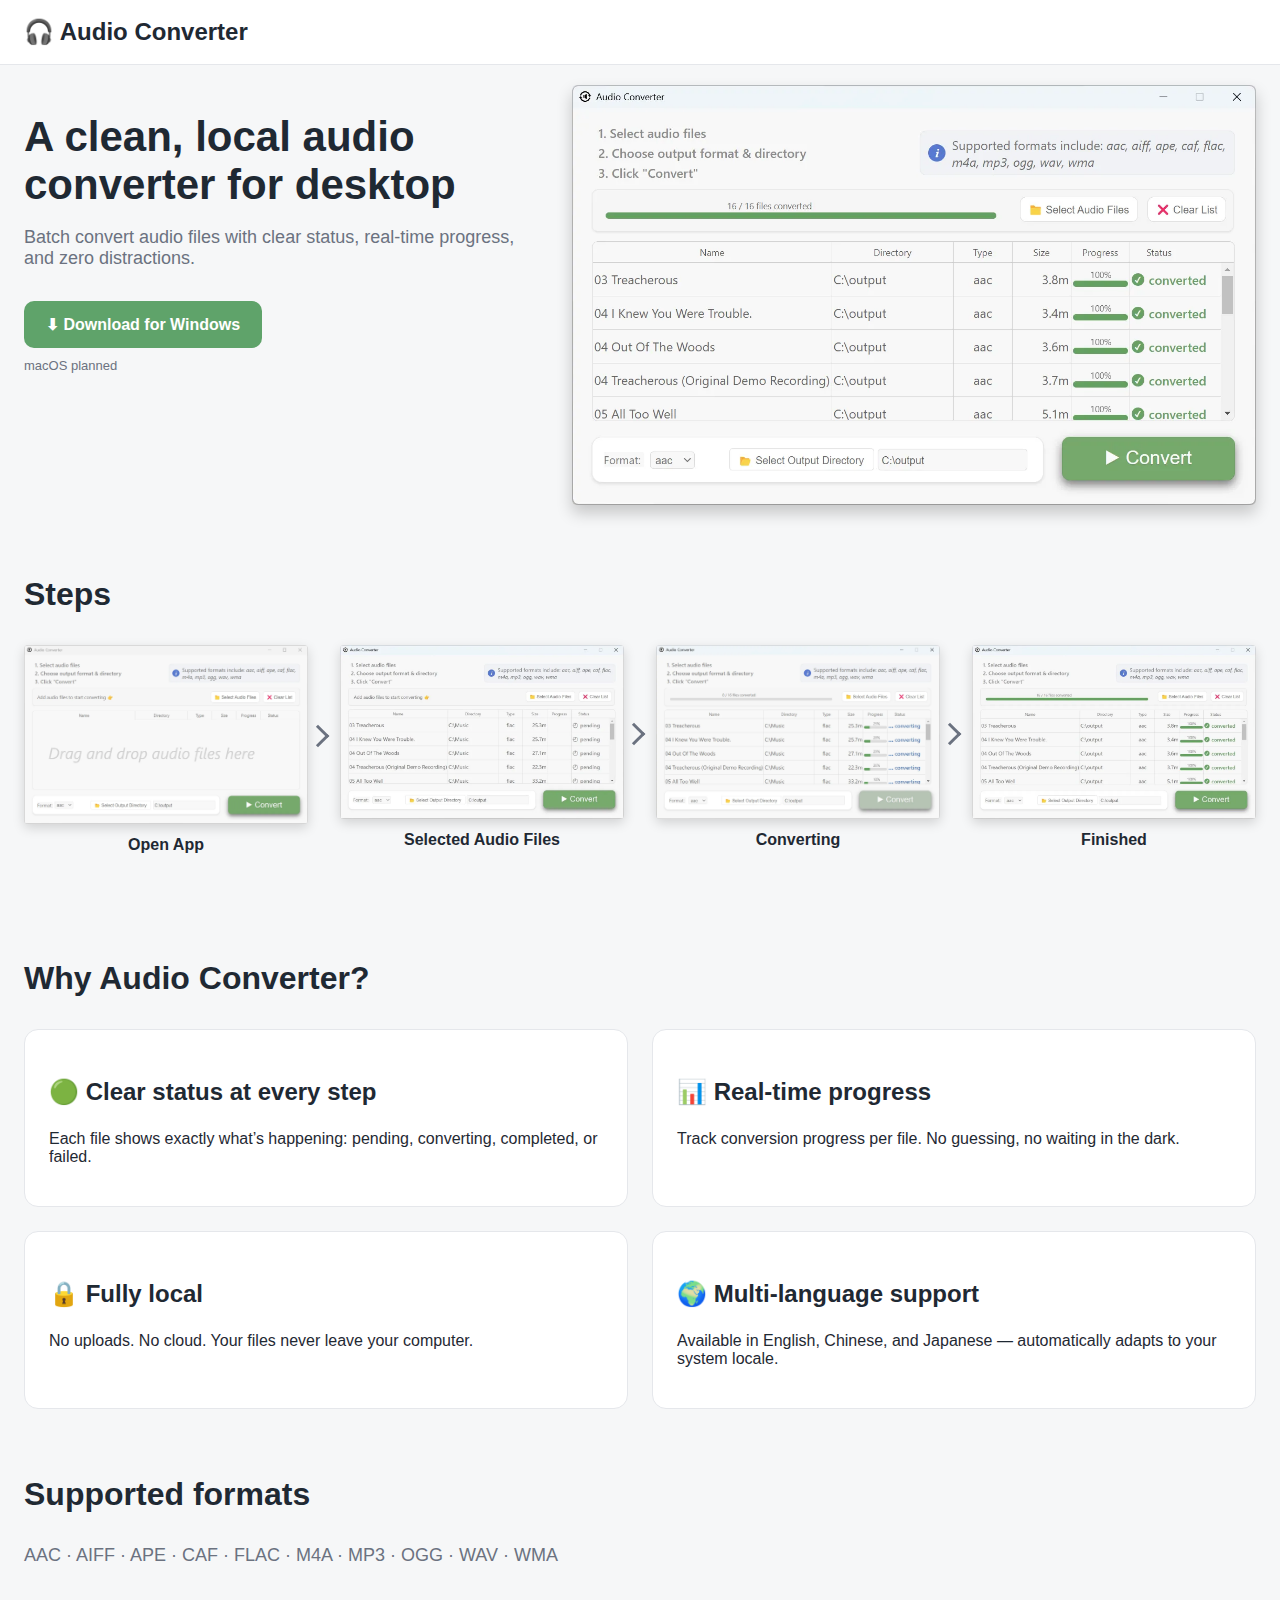
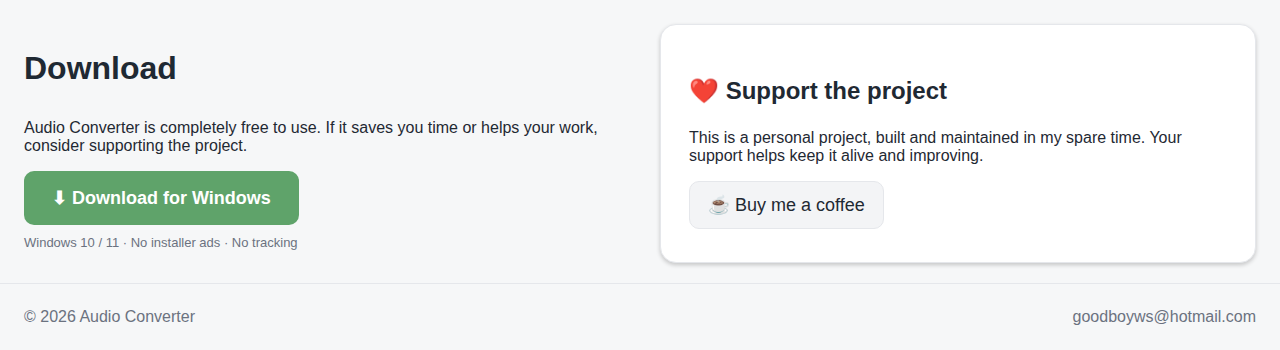
<file: index.html>
<!DOCTYPE html>
<html lang="en">
<head>
  <meta charset="UTF-8" />
  <title>Audio Converter — Clean, Local, Simple</title>
  <meta name="description" content="Convert audio files easily with Audio Converter. Free desktop app and online tool. Supports MP3, WAV, FLAC, AAC, OGG and more. No ads, fully local, fast and simple.">
  <meta name="keywords" content="audio converter, convert audio files, free mp3 converter, online audio converter, wav to mp3, flac converter">
  <meta name="robots" content="index, follow">
  <meta property="og:type" content="website">
  <meta property="og:title" content="Audio Converter - Free Desktop & Online Audio Conversion Tool">
  <meta property="og:description" content="Free, clean audio converter for desktop and web. Supports MP3, WAV, FLAC, AAC, OGG and more. No ads. Fully local.">
  <meta property="og:url" content="https://ws-tools.me/">
  <meta property="og:image" content="https://ws-tools.me/og-image.png">
  <meta name="viewport" content="width=device-width, initial-scale=1.0" />
  <link rel="canonical" href="https://ws-tools.me/">
  <link rel="stylesheet" href="style.css" />
</head>
<body>

<header class="site-header">
  <div class="container">
    <div class="logo">🎧 Audio Converter</div>
    <nav>
      <a href="/online.html">Online Converter</a>
    </nav>
  </div>
</header>
<form id="paypal-donate-form" action="https://www.paypal.com/cgi-bin/webscr" method="post" target="_blank">
  <input type="hidden" name="cmd" value="_xclick">
  <input type="hidden" name="business" value="goodboyws@163.com">
  <input type="hidden" name="item_name" value="Support Audio Converter">
  <input type="hidden" name="currency_code" value="USD">
</form>
<section class="hero">
  <div class="container hero-grid">
    <div class="hero-text">
      <h1>A clean, local audio converter for desktop</h1>
      <p class="subtitle">
        Batch convert audio files with clear status, real-time progress,
        and zero distractions.
      </p>

      <div class="hero-actions">
        <a href="https://pub-cbfe269ad2af40e8b484823346ec1001.r2.dev/AudioConverter_Setup.exe" class="btn-primary">⬇ Download for Windows</a>
        <span class="note">macOS planned</span>
      </div>
    </div>

    <div class="hero-image">
      <img src="hero.webp" alt="Audio Converter App UI" alt="Audio Converter application interface showing batch conversion progress"/>
    </div>
  </div>
</section>

<section id="step" class="section">
  <div class="container">
    <h2>Steps</h2>
    <div class="conversion-process">
      <div class="process-step">
        <img src="start.webp" alt="Select audio files to convert in Audio Converter" />
        <span>Open App</span>
        <span class="step-arrow"></span>
      </div>
      <div class="process-step">
        <img src="selected.webp" alt="Choose output audio format such as MP3, WAV or FLAC" />
        <span>Selected Audio Files</span>
        <span class="step-arrow"></span>
      </div>
      <div class="process-step">
        <img src="converting.webp" alt="Audio files converting with real-time progress indicator" />
        <span>Converting</span>
        <span class="step-arrow"></span>
      </div>
      <div class="process-step">
        <img src="finished.webp" alt="Audio conversion completed successfully and ready to use" />
        <span>Finished</span>
      </div>
    </div>
  </div>
</section>
<section id="features" class="section">
  <div class="container">
    <h2>Why Audio Converter?</h2>

    <div class="features-grid">
      <div class="feature-card">
        <h3>🟢 Clear status at every step</h3>
        <p>Each file shows exactly what’s happening: pending, converting, completed, or failed.</p>
      </div>

      <div class="feature-card">
        <h3>📊 Real-time progress</h3>
        <p>Track conversion progress per file. No guessing, no waiting in the dark.</p>
      </div>

      <div class="feature-card">
        <h3>🔒 Fully local</h3>
        <p>No uploads. No cloud. Your files never leave your computer.</p>
      </div>

      <div class="feature-card">
        <h3>🌍 Multi-language support</h3>
        <p>
          Available in English, Chinese, and Japanese —
          automatically adapts to your system locale.
        </p>
      </div>
    </div>
  </div>
</section>

<section id="formats" class="section alt">
  <div class="container">
    <h2>Supported formats</h2>
    <p class="formats">
      AAC · AIFF · APE · CAF · FLAC · M4A · MP3 · OGG · WAV · WMA
    </p>
  </div>
</section>

<section id="download" class="section">
  <div class="container download-grid">
    <div>
      <h2>Download</h2>
      <p>
        Audio Converter is completely free to use.
        If it saves you time or helps your work, consider supporting the project.
      </p>

      <a href="https://pub-cbfe269ad2af40e8b484823346ec1001.r2.dev/AudioConverter_Setup.exe" class="btn-primary large">⬇ Download for Windows</a>
      <p class="note">Windows 10 / 11 · No installer ads · No tracking</p>
    </div>

    <div class="donate-box">
      <h3>❤️ Support the project</h3>
      <p>
        This is a personal project, built and maintained in my spare time.
        Your support helps keep it alive and improving.
      </p>

      <button class="btn-secondary" type="submit" form="paypal-donate-form">☕ Buy me a coffee</button>
    </div>
  </div>
</section>

<footer class="site-footer">
  <div class="container">
    <span>© 2026 Audio Converter</span>
    <span class="footer-note">goodboyws@hotmail.com</span>
  </div>
</footer>

</body>
</html>
</file>
<file: style.css>
:root {
  --bg: #f6f7f8;
  --card: #ffffff;
  --text: #1f2933;
  --muted: #6b7280;
  --green: #5fa36a;
  --green-dark: #4b8f58;
  --border: #e5e7eb;
}

* {
  box-sizing: border-box;
}

body {
  margin: 0;
  font-family: -apple-system, BlinkMacSystemFont, "Segoe UI", Roboto, sans-serif;
  color: var(--text);
  background: var(--bg);
}

.container {
  max-width: 1400px;
  margin: 0 auto;
  padding: 0 24px;
}

.site-header {
  background: var(--card);
  border-bottom: 1px solid var(--border);
}

.site-header .container {
  display: flex;
  align-items:end;
  justify-content: space-between;
  height: 64px;
  padding-bottom: 18px;
}

.logo {
  font-weight: 600;
  font-size: 24px;
}

nav a {
  margin-left: 20px;
  color: var(--muted);
  visibility: hidden;
}

nav a:hover {
  color: var(--text);
}

.hero {
  padding: 20px 0;
}

.hero-grid {
  display: grid;
  grid-template-columns: 500px 1fr;
  gap: 48px;
  align-items:start;
}

.hero h1 {
  font-size: 42px;
  margin-bottom: 16px;
}


.hero-image img {
  width: 100%;
  border-radius: 4px;
  box-shadow: 0 8px 16px rgba(0,0,0,0.2);
}

.conversion-process {
  display: flex;
  justify-content: space-between; /* 平均分布 */
  align-items: flex-start;
  margin-bottom: 40px;
  gap: 32px; /* 图片之间间隔 */
  position: relative;
  flex-wrap: wrap;
}
.process-step {
  flex: 1 1; 
  display: flex;
  flex-direction: column;
  align-items: center;
  text-align: center;
  position: relative;
  z-index: 1; /* 高于连线 */
}

.process-step img {
  width: 100%;    /* 占容器全部宽度 */
  height: auto;   /* 等比缩放 */
  border-radius: 4px; /* 可选，圆角 */
  box-shadow: 0 4px 12px rgba(0,0,0,0.15); /* 可选，浮起效果 */
  margin-bottom: 12px;
  transition: transform 0.3s ease;
}

.process-step span {
  font-weight: 600;
  color: var(--text);
  font-size: 16px;
}
.process-step:hover img {
  transform: scale(1.05);
  box-shadow: 0 10px 24px rgba(0,0,0,0.18);
}

.process-step:hover .step-arrow {
  transform: translateX(4px) rotate(45deg);
  color: #4b5563;
}

.step-arrow {
  position: absolute;
  right: -30px;
  top: 40%;
  width: 16px;
  height: 16px;
  border-top: 3px solid var(--muted);
  border-right: 3px solid var(--muted);
  transform: rotate(45deg);
  margin: 0 12px;
}

/* 响应式：屏幕小于768px自动堆叠 */
@media(max-width:768px) {
  .conversion-process {
    flex-direction: column;
  }

  .process-step {
    flex: 1 1 100%;
    margin-bottom: 24px;
  }

  .process-step>span:nth-of-type(1) {
    position: absolute;
    top : -30px
  }
  .process-step img {
    width: 80%;
  }
  .step-arrow {
    display: none; /* 小屏幕隐藏箭头 */
  }
}


.subtitle {
  font-size: 18px;
  color: var(--muted);
}

.hero-actions {
  margin-top: 32px;
}

.btn-primary {
  display: inline-block;
  background: var(--green);
  color: #fff;
  padding: 14px 22px;
  border-radius: 10px;
  text-decoration: none;
  font-weight: 600;
}

.btn-primary:hover {
  background: var(--green-dark);
}

.btn-primary.large {
  font-size: 18px;
  padding: 16px 28px;
}


.note {
  display: block;
  margin-top: 10px;
  font-size: 13px;
  color: var(--muted);
}

.section {
  padding: 20px 0;
}

.section h2 {
  width: 100%;
  font-size: 32px;
  margin-bottom: 32px;
}

.features-grid {
  display: grid;
  grid-template-columns: repeat(2, 1fr);
  gap: 24px;
}

.feature-card {
  background: var(--card);
  padding: 24px;
  border-radius: 14px;
  border: 1px solid var(--border);
}

.feature-card h3{
  font-size: 24px;
}

.formats {
  font-size: 18px;
  color: var(--muted);
}

.download-grid {
  display: grid;
  grid-template-columns: 1fr 1fr;
  gap: 40px;
}

.donate-box {
  background: var(--card);
  border-radius: 16px;
  padding: 28px;
  border: 1px solid var(--border);  
  box-shadow: 0 2px 4px rgba(0,0,0,0.2);
}
.donate-box .btn-secondary {
  font-size: 18px;
  display: inline-block;
  background: #f3f4f6;
  color: var(--text);
  padding: 12px 18px;
  border-radius: 10px;
  text-decoration: none;
  font-weight: 500;
  border: 1px solid var(--border);
}

.donate-box .btn-secondary:hover {
  background: #e5e7eb;
}

.donate-box h3{
  font-size: 24px;
}

.donate-note {
  margin-top: 12px;
  font-size: 13px;
  color: var(--muted);
}

.site-footer {
  border-top: 1px solid var(--border);
  padding: 24px 0;
  font-size: 16px;
  color: var(--muted);
}

.site-footer .container {
  display: flex;
  justify-content: space-between;
}
</file>
